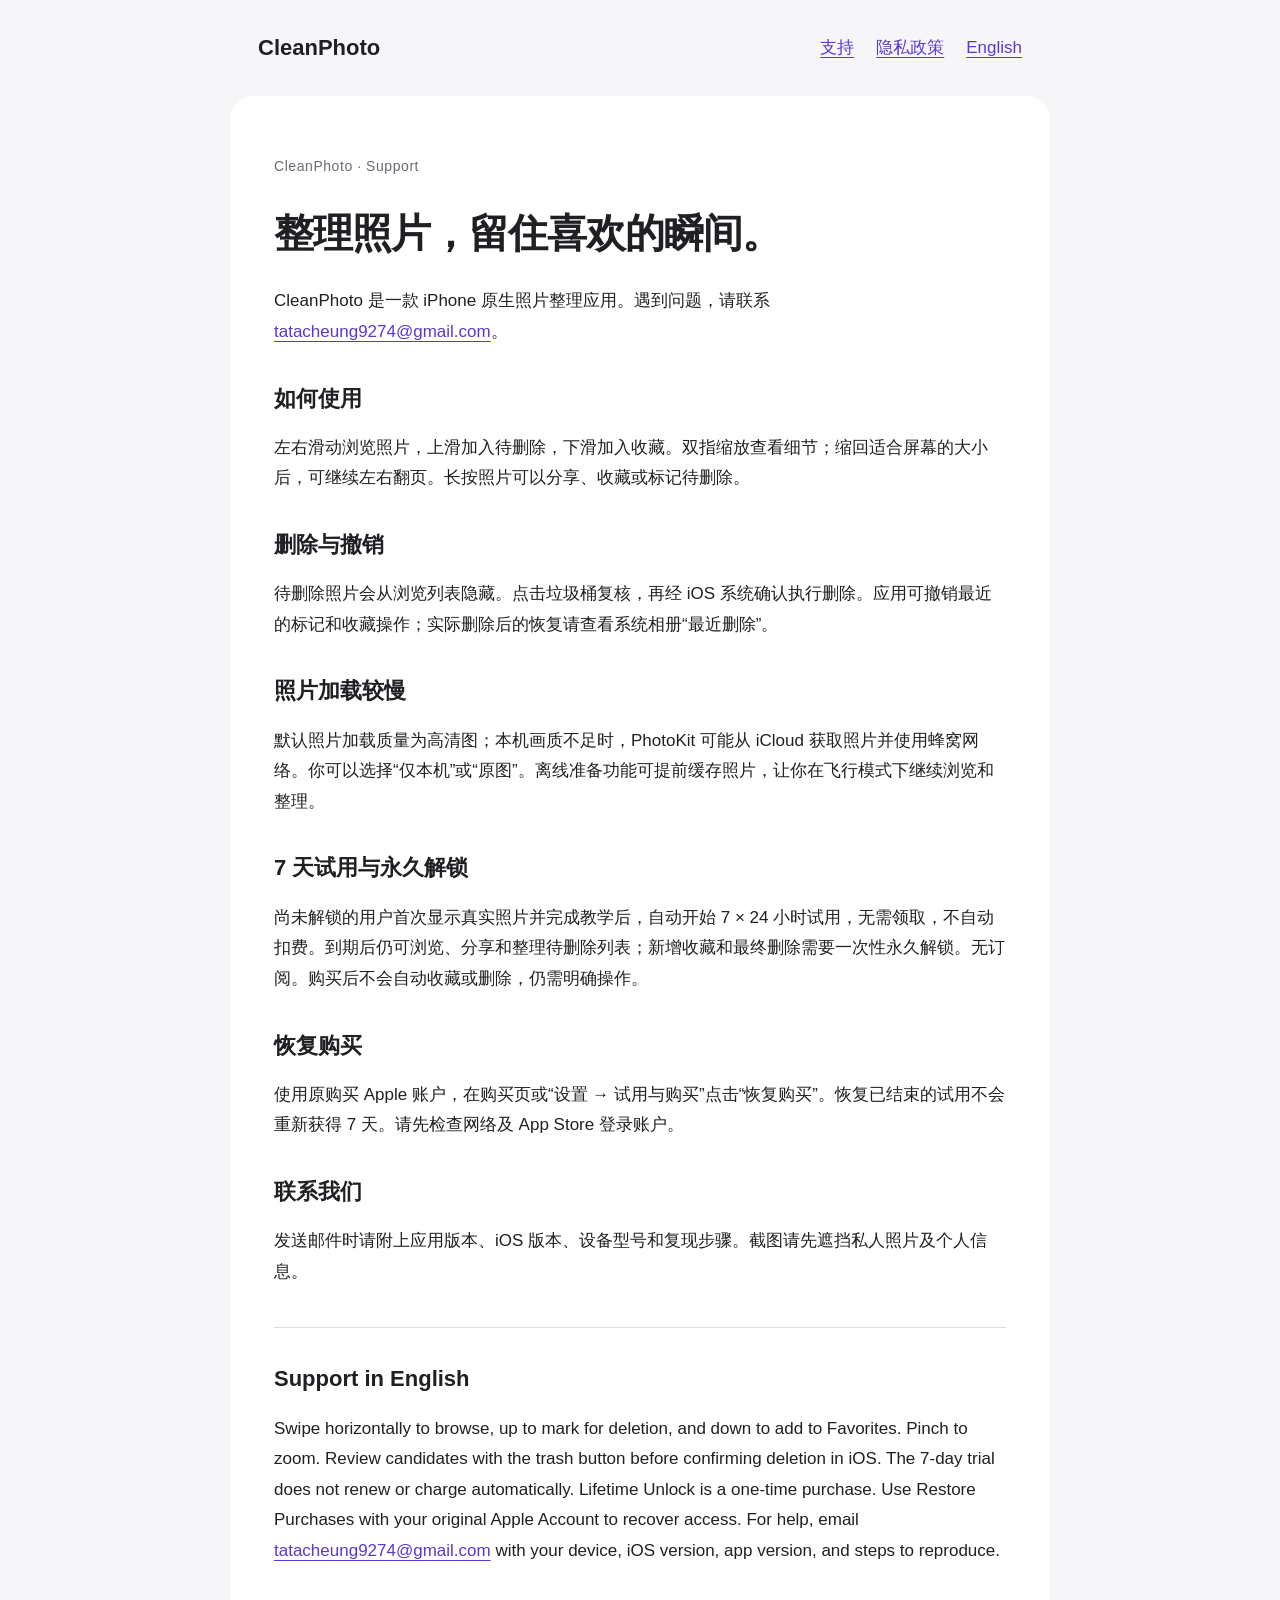
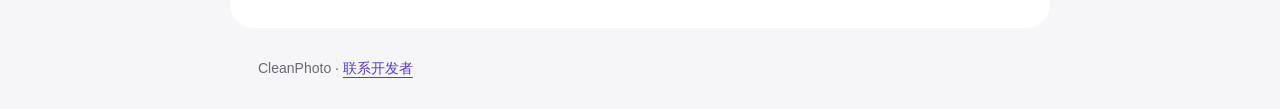
<file: index.html>
<!doctype html>
<html lang="zh-Hans"><head><meta charset="utf-8"><meta name="viewport" content="width=device-width, initial-scale=1"><meta name="color-scheme" content="light dark"><title>支持 · CleanPhoto</title><link rel="stylesheet" href="style.css"></head><body><header><a class="brand" href="./">CleanPhoto</a><nav aria-label="网站导航"><a href="./">支持</a><a href="privacy.html">隐私政策</a><a href="en/index.html" lang="en">English</a></nav></header><main><p class="eyebrow">CleanPhoto · Support</p><h1>整理照片，留住喜欢的瞬间。</h1><p>CleanPhoto 是一款 iPhone 原生照片整理应用。遇到问题，请联系 <a href="mailto:tatacheung9274@gmail.com">tatacheung9274@gmail.com</a>。</p>
<h2>如何使用</h2><p>左右滑动浏览照片，上滑加入待删除，下滑加入收藏。双指缩放查看细节；缩回适合屏幕的大小后，可继续左右翻页。长按照片可以分享、收藏或标记待删除。</p>
<h2>删除与撤销</h2><p>待删除照片会从浏览列表隐藏。点击垃圾桶复核，再经 iOS 系统确认执行删除。应用可撤销最近的标记和收藏操作；实际删除后的恢复请查看系统相册“最近删除”。</p>
<h2>照片加载较慢</h2><p>默认照片加载质量为高清图；本机画质不足时，PhotoKit 可能从 iCloud 获取照片并使用蜂窝网络。你可以选择“仅本机”或“原图”。离线准备功能可提前缓存照片，让你在飞行模式下继续浏览和整理。</p>
<h2>7 天试用与永久解锁</h2><p>尚未解锁的用户首次显示真实照片并完成教学后，自动开始 7 × 24 小时试用，无需领取，不自动扣费。到期后仍可浏览、分享和整理待删除列表；新增收藏和最终删除需要一次性永久解锁。无订阅。购买后不会自动收藏或删除，仍需明确操作。</p>
<h2>恢复购买</h2><p>使用原购买 Apple 账户，在购买页或“设置 → 试用与购买”点击“恢复购买”。恢复已结束的试用不会重新获得 7 天。请先检查网络及 App Store 登录账户。</p>
<h2>联系我们</h2><p>发送邮件时请附上应用版本、iOS 版本、设备型号和复现步骤。截图请先遮挡私人照片及个人信息。</p>
<hr><h2 lang="en">Support in English</h2><p lang="en">Swipe horizontally to browse, up to mark for deletion, and down to add to Favorites. Pinch to zoom. Review candidates with the trash button before confirming deletion in iOS. The 7-day trial does not renew or charge automatically. Lifetime Unlock is a one-time purchase. Use Restore Purchases with your original Apple Account to recover access. For help, email <a href="mailto:tatacheung9274@gmail.com">tatacheung9274@gmail.com</a> with your device, iOS version, app version, and steps to reproduce.</p></main><footer>CleanPhoto · <a href="mailto:tatacheung9274@gmail.com">联系开发者</a></footer></body></html>
</file>
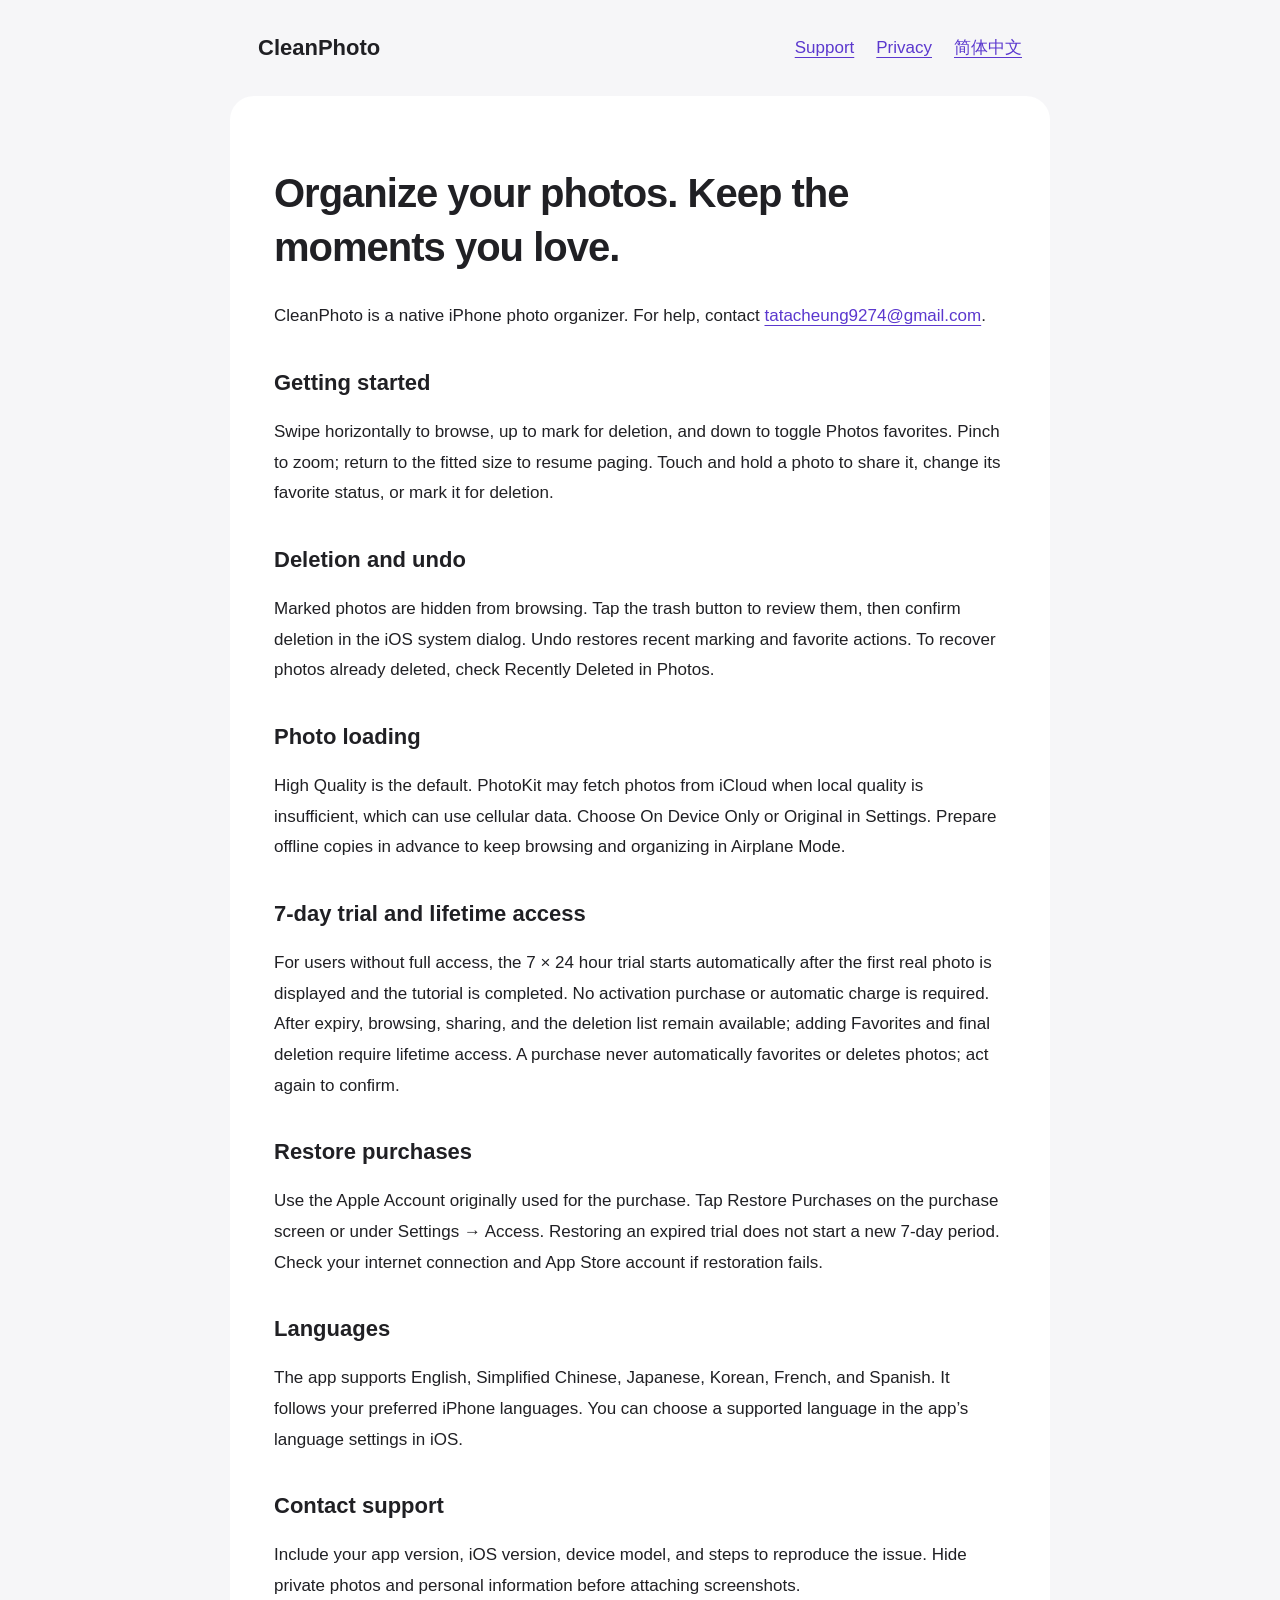
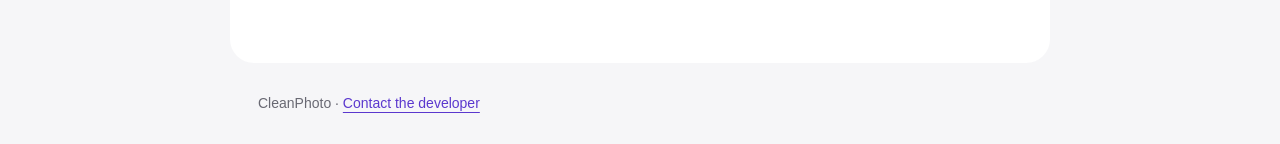
<file: en/index.html>
<!doctype html>
<html lang="en"><head><meta charset="utf-8"><meta name="viewport" content="width=device-width, initial-scale=1"><meta name="color-scheme" content="light dark"><title>Support · CleanPhoto</title><link rel="stylesheet" href="../style.css"></head><body><header><a class="brand" href="./">CleanPhoto</a><nav aria-label="Navigation"><a href="./">Support</a><a href="privacy.html">Privacy</a><a href="../" lang="zh-Hans">简体中文</a></nav></header><main><h1>Organize your photos. Keep the moments you love.</h1><p>CleanPhoto is a native iPhone photo organizer. For help, contact <a href="mailto:tatacheung9274@gmail.com">tatacheung9274@gmail.com</a>.</p>
<h2>Getting started</h2><p>Swipe horizontally to browse, up to mark for deletion, and down to toggle Photos favorites. Pinch to zoom; return to the fitted size to resume paging. Touch and hold a photo to share it, change its favorite status, or mark it for deletion.</p>
<h2>Deletion and undo</h2><p>Marked photos are hidden from browsing. Tap the trash button to review them, then confirm deletion in the iOS system dialog. Undo restores recent marking and favorite actions. To recover photos already deleted, check Recently Deleted in Photos.</p>
<h2>Photo loading</h2><p>High Quality is the default. PhotoKit may fetch photos from iCloud when local quality is insufficient, which can use cellular data. Choose On Device Only or Original in Settings. Prepare offline copies in advance to keep browsing and organizing in Airplane Mode.</p>
<h2>7-day trial and lifetime access</h2><p>For users without full access, the 7 × 24 hour trial starts automatically after the first real photo is displayed and the tutorial is completed. No activation purchase or automatic charge is required. After expiry, browsing, sharing, and the deletion list remain available; adding Favorites and final deletion require lifetime access. A purchase never automatically favorites or deletes photos; act again to confirm.</p>
<h2>Restore purchases</h2><p>Use the Apple Account originally used for the purchase. Tap Restore Purchases on the purchase screen or under Settings → Access. Restoring an expired trial does not start a new 7-day period. Check your internet connection and App Store account if restoration fails.</p>
<h2>Languages</h2><p>The app supports English, Simplified Chinese, Japanese, Korean, French, and Spanish. It follows your preferred iPhone languages. You can choose a supported language in the app’s language settings in iOS.</p>
<h2>Contact support</h2><p>Include your app version, iOS version, device model, and steps to reproduce the issue. Hide private photos and personal information before attaching screenshots.</p></main><footer>CleanPhoto · <a href="mailto:tatacheung9274@gmail.com">Contact the developer</a></footer></body></html>
</file>
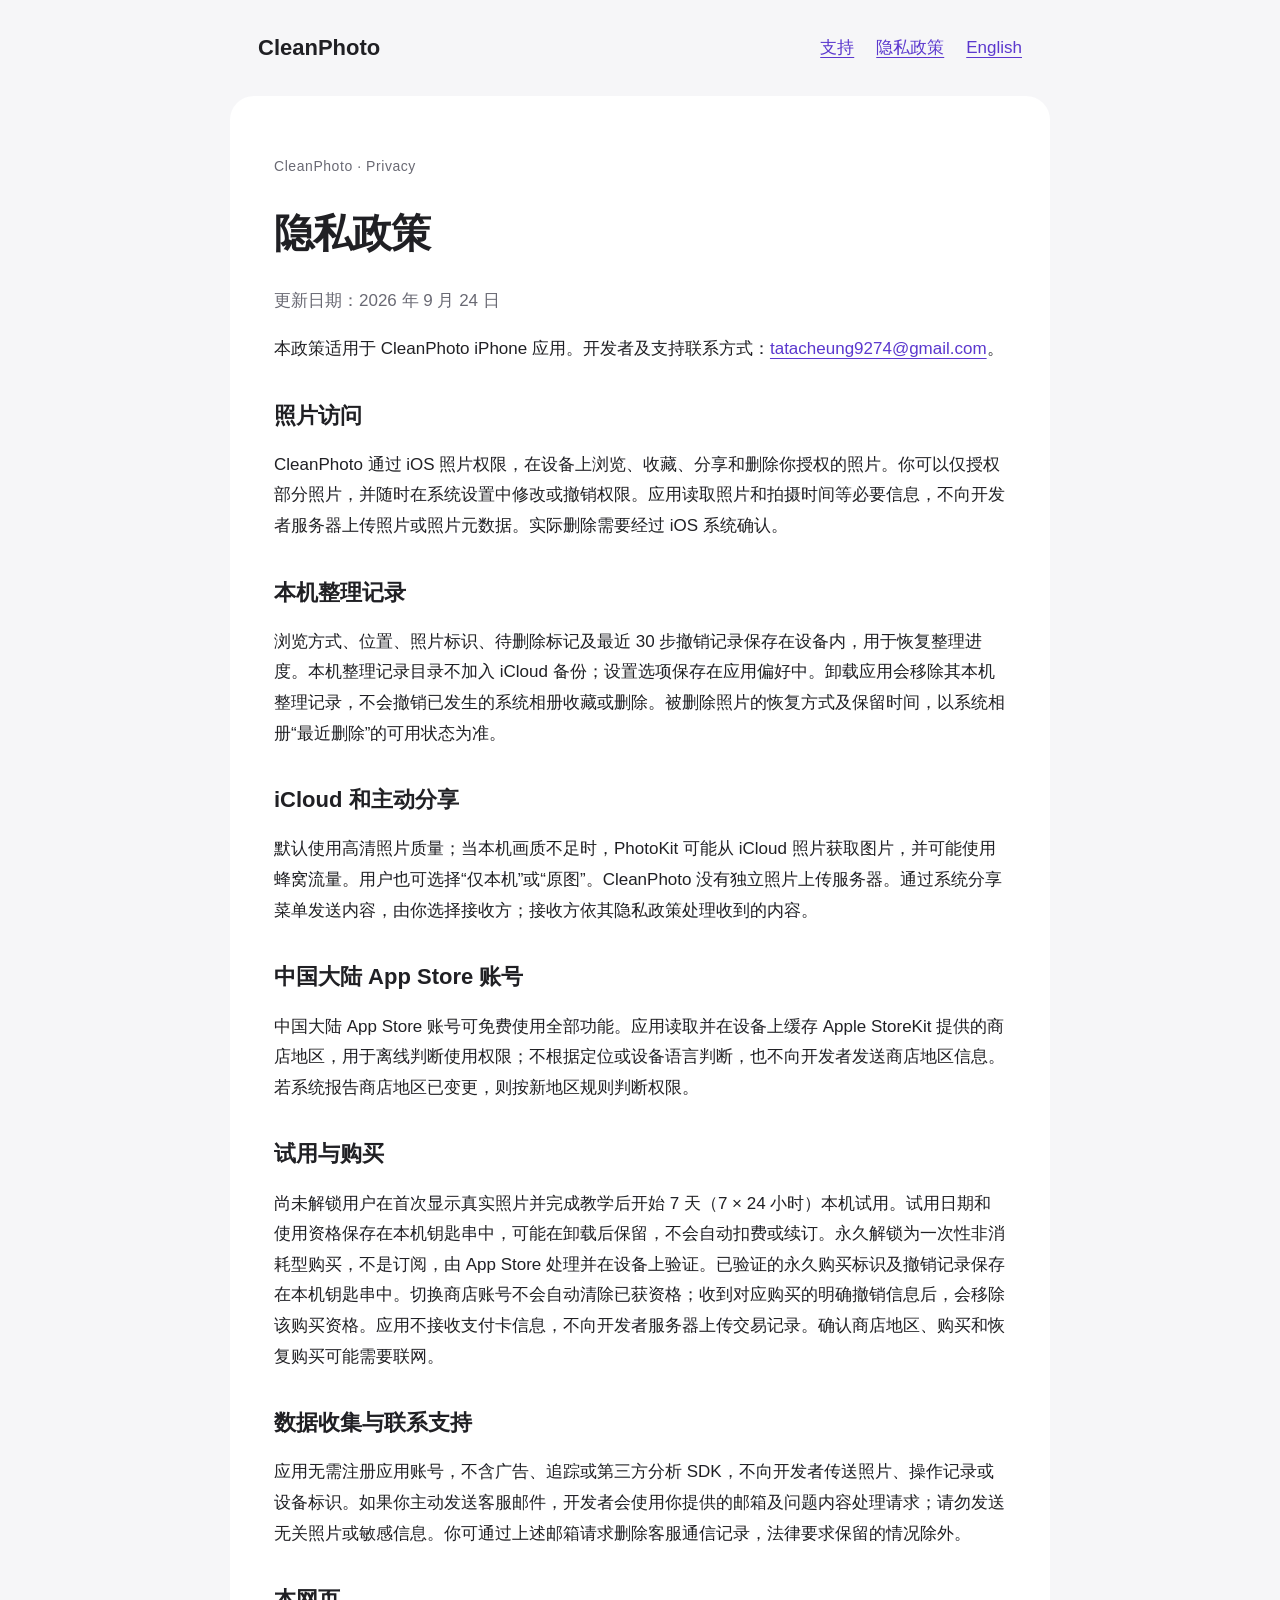
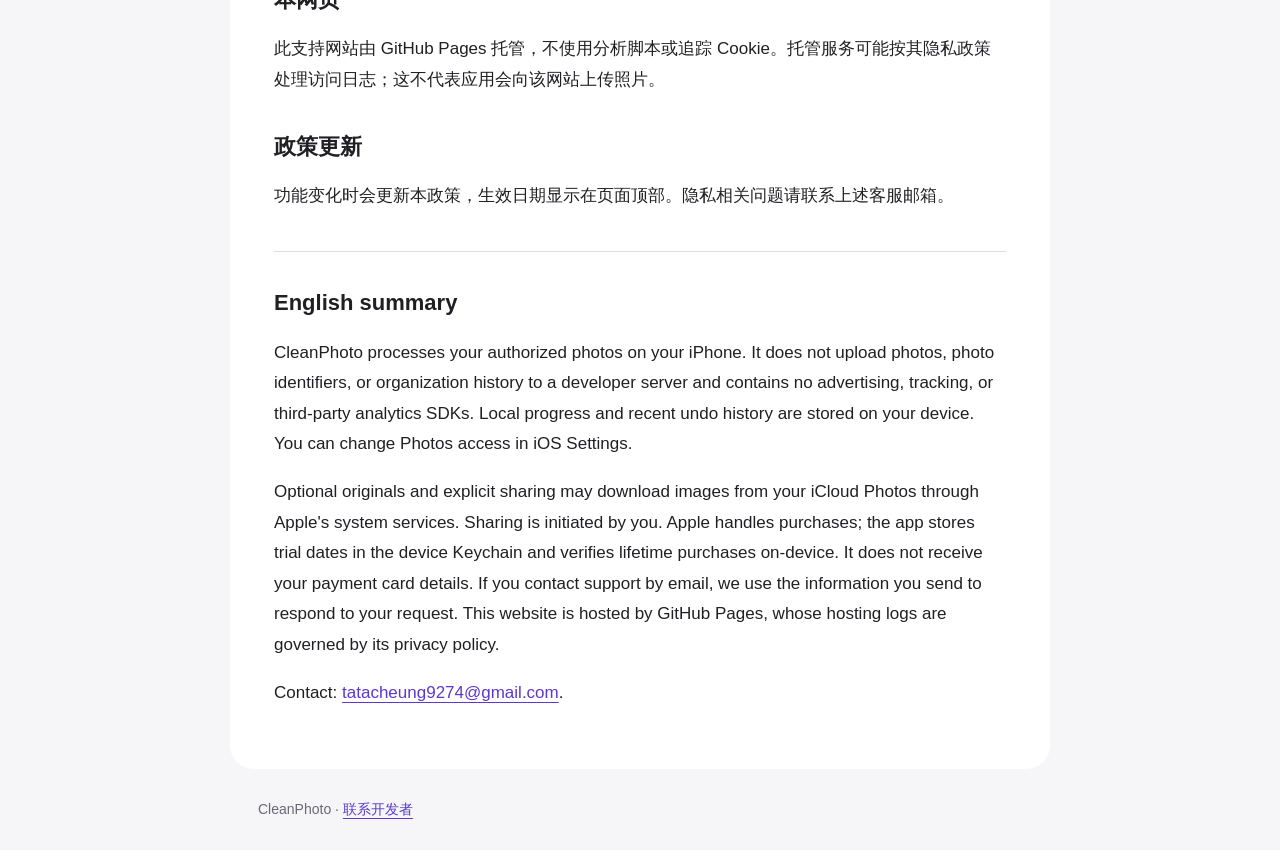
<file: privacy.html>
<!doctype html>
<html lang="zh-Hans"><head><meta charset="utf-8"><meta name="viewport" content="width=device-width, initial-scale=1"><meta name="color-scheme" content="light dark"><title>隐私政策 · CleanPhoto</title><link rel="stylesheet" href="style.css"></head><body><header><a class="brand" href="./">CleanPhoto</a><nav aria-label="网站导航"><a href="./">支持</a><a href="privacy.html">隐私政策</a><a href="en/privacy.html" lang="en">English</a></nav></header><main><p class="eyebrow">CleanPhoto · Privacy</p><h1>隐私政策</h1><p class="muted">更新日期：2026 年 9 月 24 日</p>
<p>本政策适用于 CleanPhoto iPhone 应用。开发者及支持联系方式：<a href="mailto:tatacheung9274@gmail.com">tatacheung9274@gmail.com</a>。</p>
<h2>照片访问</h2><p>CleanPhoto 通过 iOS 照片权限，在设备上浏览、收藏、分享和删除你授权的照片。你可以仅授权部分照片，并随时在系统设置中修改或撤销权限。应用读取照片和拍摄时间等必要信息，不向开发者服务器上传照片或照片元数据。实际删除需要经过 iOS 系统确认。</p>
<h2>本机整理记录</h2><p>浏览方式、位置、照片标识、待删除标记及最近 30 步撤销记录保存在设备内，用于恢复整理进度。本机整理记录目录不加入 iCloud 备份；设置选项保存在应用偏好中。卸载应用会移除其本机整理记录，不会撤销已发生的系统相册收藏或删除。被删除照片的恢复方式及保留时间，以系统相册“最近删除”的可用状态为准。</p>
<h2>iCloud 和主动分享</h2><p>默认使用高清照片质量；当本机画质不足时，PhotoKit 可能从 iCloud 照片获取图片，并可能使用蜂窝流量。用户也可选择“仅本机”或“原图”。CleanPhoto 没有独立照片上传服务器。通过系统分享菜单发送内容，由你选择接收方；接收方依其隐私政策处理收到的内容。</p>
<h2>中国大陆 App Store 账号</h2><p>中国大陆 App Store 账号可免费使用全部功能。应用读取并在设备上缓存 Apple StoreKit 提供的商店地区，用于离线判断使用权限；不根据定位或设备语言判断，也不向开发者发送商店地区信息。若系统报告商店地区已变更，则按新地区规则判断权限。</p>
<h2>试用与购买</h2><p>尚未解锁用户在首次显示真实照片并完成教学后开始 7 天（7 × 24 小时）本机试用。试用日期和使用资格保存在本机钥匙串中，可能在卸载后保留，不会自动扣费或续订。永久解锁为一次性非消耗型购买，不是订阅，由 App Store 处理并在设备上验证。已验证的永久购买标识及撤销记录保存在本机钥匙串中。切换商店账号不会自动清除已获资格；收到对应购买的明确撤销信息后，会移除该购买资格。应用不接收支付卡信息，不向开发者服务器上传交易记录。确认商店地区、购买和恢复购买可能需要联网。</p>
<h2>数据收集与联系支持</h2><p>应用无需注册应用账号，不含广告、追踪或第三方分析 SDK，不向开发者传送照片、操作记录或设备标识。如果你主动发送客服邮件，开发者会使用你提供的邮箱及问题内容处理请求；请勿发送无关照片或敏感信息。你可通过上述邮箱请求删除客服通信记录，法律要求保留的情况除外。</p>
<h2>本网页</h2><p>此支持网站由 GitHub Pages 托管，不使用分析脚本或追踪 Cookie。托管服务可能按其隐私政策处理访问日志；这不代表应用会向该网站上传照片。</p>
<h2>政策更新</h2><p>功能变化时会更新本政策，生效日期显示在页面顶部。隐私相关问题请联系上述客服邮箱。</p>
<hr><h2 lang="en">English summary</h2><div lang="en"><p>CleanPhoto processes your authorized photos on your iPhone. It does not upload photos, photo identifiers, or organization history to a developer server and contains no advertising, tracking, or third-party analytics SDKs. Local progress and recent undo history are stored on your device. You can change Photos access in iOS Settings.</p><p>Optional originals and explicit sharing may download images from your iCloud Photos through Apple's system services. Sharing is initiated by you. Apple handles purchases; the app stores trial dates in the device Keychain and verifies lifetime purchases on-device. It does not receive your payment card details. If you contact support by email, we use the information you send to respond to your request. This website is hosted by GitHub Pages, whose hosting logs are governed by its privacy policy.</p><p>Contact: <a href="mailto:tatacheung9274@gmail.com">tatacheung9274@gmail.com</a>.</p></div></main><footer>CleanPhoto · <a href="mailto:tatacheung9274@gmail.com">联系开发者</a></footer></body></html>
</file>
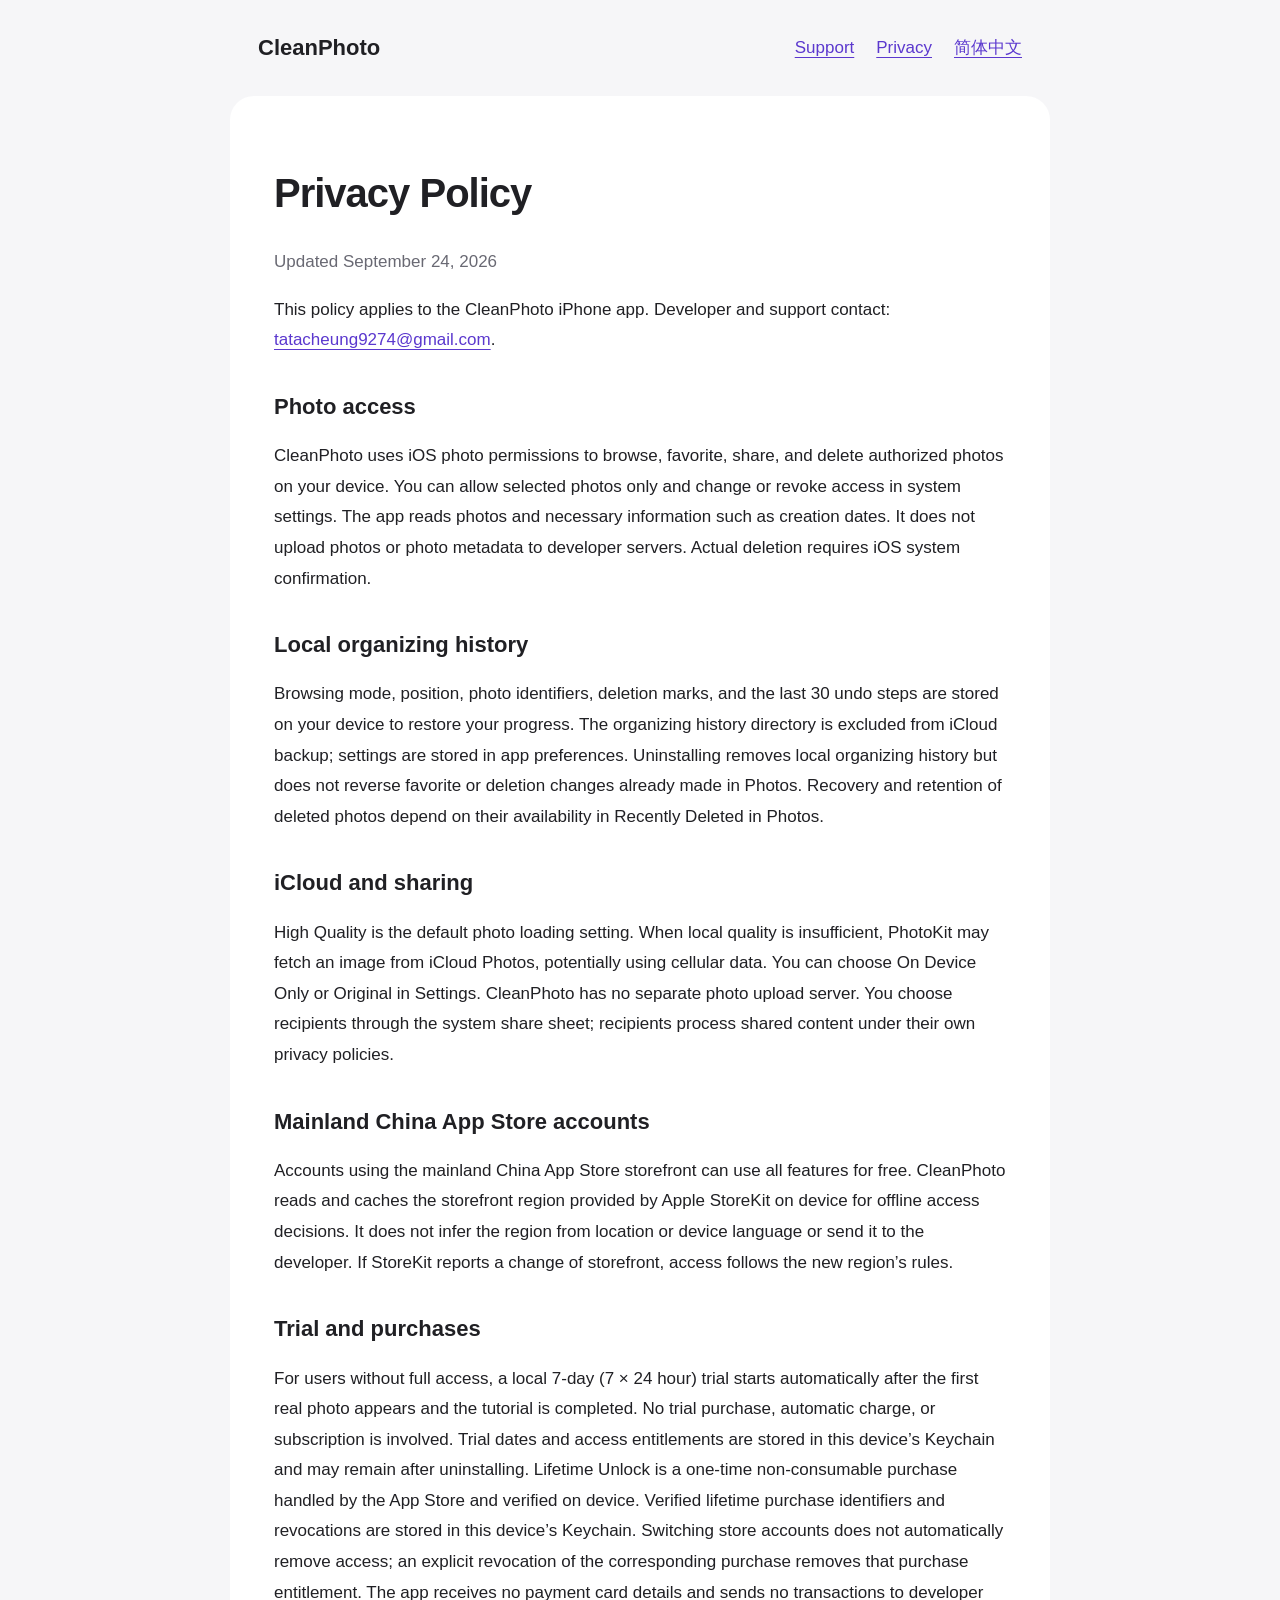
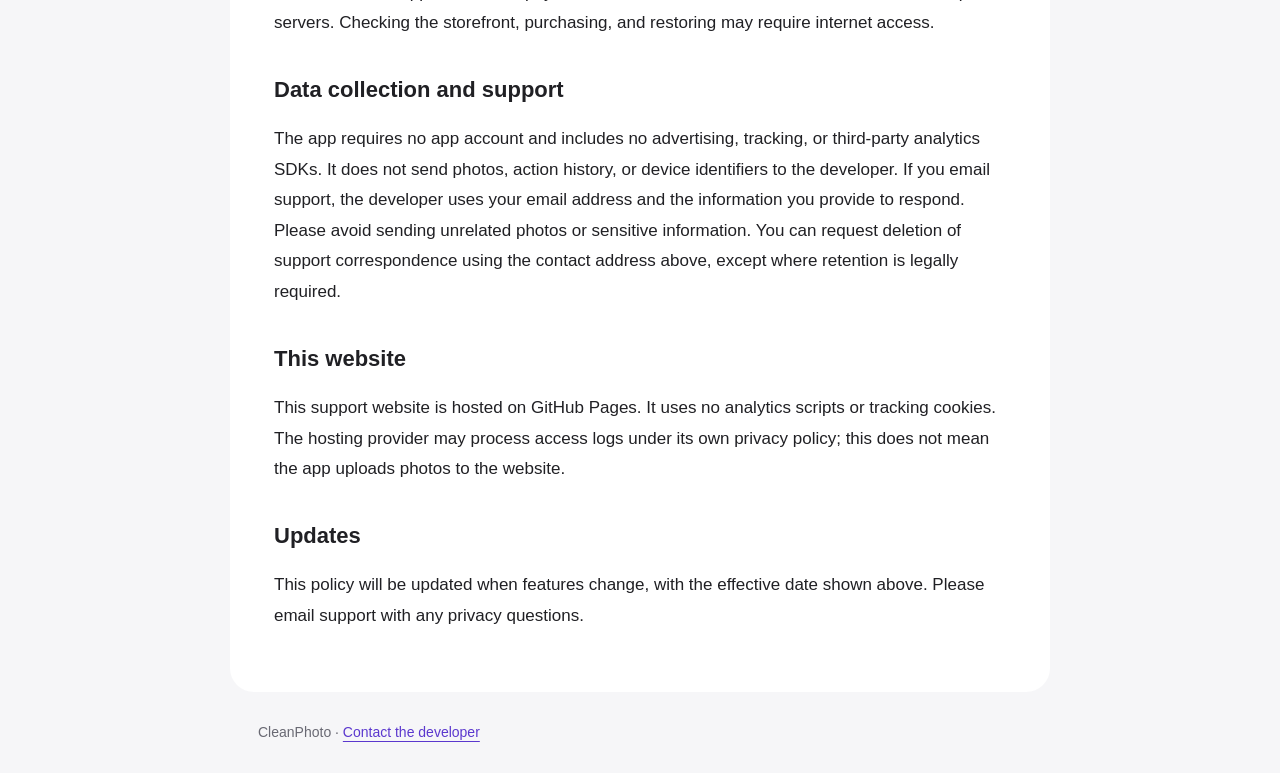
<file: en/privacy.html>
<!doctype html>
<html lang="en"><head><meta charset="utf-8"><meta name="viewport" content="width=device-width, initial-scale=1"><meta name="color-scheme" content="light dark"><title>Privacy Policy · CleanPhoto</title><link rel="stylesheet" href="../style.css"></head><body><header><a class="brand" href="./">CleanPhoto</a><nav aria-label="Navigation"><a href="./">Support</a><a href="privacy.html">Privacy</a><a href="../privacy.html" lang="zh-Hans">简体中文</a></nav></header><main><h1>Privacy Policy</h1><p class="muted">Updated September 24, 2026</p><p>This policy applies to the CleanPhoto iPhone app. Developer and support contact: <a href="mailto:tatacheung9274@gmail.com">tatacheung9274@gmail.com</a>.</p>
<h2>Photo access</h2><p>CleanPhoto uses iOS photo permissions to browse, favorite, share, and delete authorized photos on your device. You can allow selected photos only and change or revoke access in system settings. The app reads photos and necessary information such as creation dates. It does not upload photos or photo metadata to developer servers. Actual deletion requires iOS system confirmation.</p>
<h2>Local organizing history</h2><p>Browsing mode, position, photo identifiers, deletion marks, and the last 30 undo steps are stored on your device to restore your progress. The organizing history directory is excluded from iCloud backup; settings are stored in app preferences. Uninstalling removes local organizing history but does not reverse favorite or deletion changes already made in Photos. Recovery and retention of deleted photos depend on their availability in Recently Deleted in Photos.</p>
<h2>iCloud and sharing</h2><p>High Quality is the default photo loading setting. When local quality is insufficient, PhotoKit may fetch an image from iCloud Photos, potentially using cellular data. You can choose On Device Only or Original in Settings. CleanPhoto has no separate photo upload server. You choose recipients through the system share sheet; recipients process shared content under their own privacy policies.</p>
<h2>Mainland China App Store accounts</h2><p>Accounts using the mainland China App Store storefront can use all features for free. CleanPhoto reads and caches the storefront region provided by Apple StoreKit on device for offline access decisions. It does not infer the region from location or device language or send it to the developer. If StoreKit reports a change of storefront, access follows the new region’s rules.</p>
<h2>Trial and purchases</h2><p>For users without full access, a local 7-day (7 × 24 hour) trial starts automatically after the first real photo appears and the tutorial is completed. No trial purchase, automatic charge, or subscription is involved. Trial dates and access entitlements are stored in this device’s Keychain and may remain after uninstalling. Lifetime Unlock is a one-time non-consumable purchase handled by the App Store and verified on device. Verified lifetime purchase identifiers and revocations are stored in this device’s Keychain. Switching store accounts does not automatically remove access; an explicit revocation of the corresponding purchase removes that purchase entitlement. The app receives no payment card details and sends no transactions to developer servers. Checking the storefront, purchasing, and restoring may require internet access.</p>
<h2>Data collection and support</h2><p>The app requires no app account and includes no advertising, tracking, or third-party analytics SDKs. It does not send photos, action history, or device identifiers to the developer. If you email support, the developer uses your email address and the information you provide to respond. Please avoid sending unrelated photos or sensitive information. You can request deletion of support correspondence using the contact address above, except where retention is legally required.</p>
<h2>This website</h2><p>This support website is hosted on GitHub Pages. It uses no analytics scripts or tracking cookies. The hosting provider may process access logs under its own privacy policy; this does not mean the app uploads photos to the website.</p>
<h2>Updates</h2><p>This policy will be updated when features change, with the effective date shown above. Please email support with any privacy questions.</p></main><footer>CleanPhoto · <a href="mailto:tatacheung9274@gmail.com">Contact the developer</a></footer></body></html>
</file>
<file: style.css>
:root{font-family:-apple-system,BlinkMacSystemFont,"Segoe UI",sans-serif;color:#202024;background:#f6f6f8;line-height:1.8;font-size:17px}*{box-sizing:border-box}body{margin:0}header,main,footer{max-width:820px;margin:auto;padding:28px}header{display:flex;align-items:center;justify-content:space-between;gap:20px}a{color:#5b38ce;text-underline-offset:4px}.brand{font-size:22px;font-weight:700;text-decoration:none;color:inherit}nav{display:flex;gap:22px}main{background:#fff;border-radius:24px;padding:44px}h1{font-size:clamp(28px,5vw,40px);line-height:1.35;letter-spacing:-.025em}h2{font-size:22px;line-height:1.5;margin-top:34px}p{overflow-wrap:anywhere}.eyebrow,.muted,footer{color:#696973}.eyebrow{font-size:14px;letter-spacing:.04em}hr{border:0;border-top:1px solid #ddd;margin-top:40px}footer{font-size:14px}@media(max-width:600px){header,footer{padding:22px}main{border-radius:0;padding:24px}nav{gap:14px}}@media(prefers-color-scheme:dark){:root{color:#eeeef4;background:#141416}main{background:#202023}a{color:#b6a0ff}.eyebrow,.muted,footer{color:#b0b0b9}hr{border-color:#45454b}}
</file>
